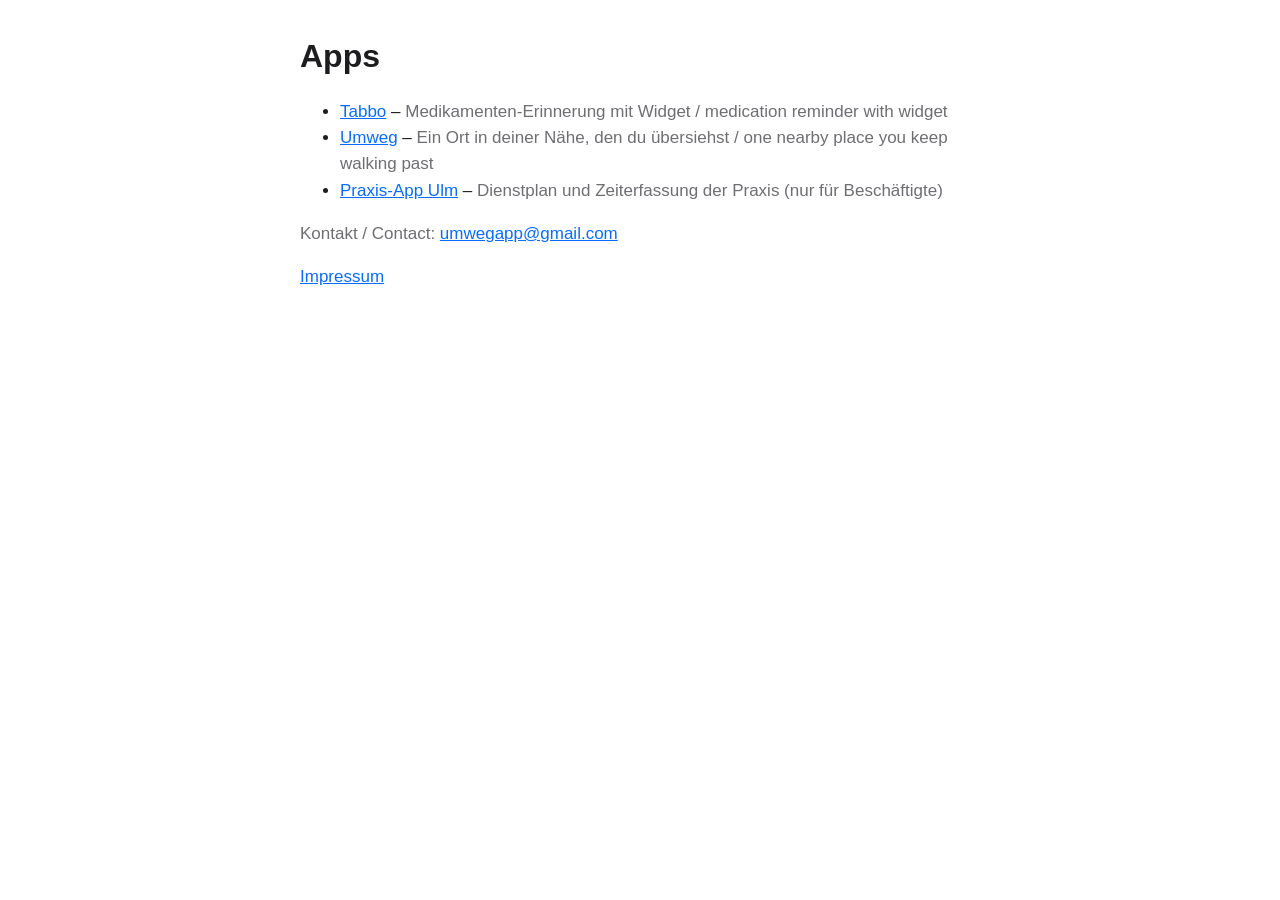
<file: index.html>
<!doctype html>
<html lang="de"><head><meta charset="utf-8"><meta name="viewport" content="width=device-width,initial-scale=1">
<title>Apps</title><link rel="stylesheet" href="style.css"></head>
<body><main>
<h1>Apps</h1>
<ul>
<li><a href="tabbo/">Tabbo</a> – <span class="mut">Medikamenten-Erinnerung mit Widget / medication reminder with widget</span></li>
<li><a href="umweg/">Umweg</a> – <span class="mut">Ein Ort in deiner Nähe, den du übersiehst / one nearby place you keep walking past</span></li>
<li><a href="praxis-app/">Praxis-App Ulm</a> – <span class="mut">Dienstplan und Zeiterfassung der Praxis (nur für Beschäftigte)</span></li>
</ul>
<p class="mut">Kontakt / Contact: <a href="mailto:umwegapp@gmail.com">umwegapp@gmail.com</a></p>
<p class="mut"><a href="impressum.html">Impressum</a></p>
</main></body></html>
</file>
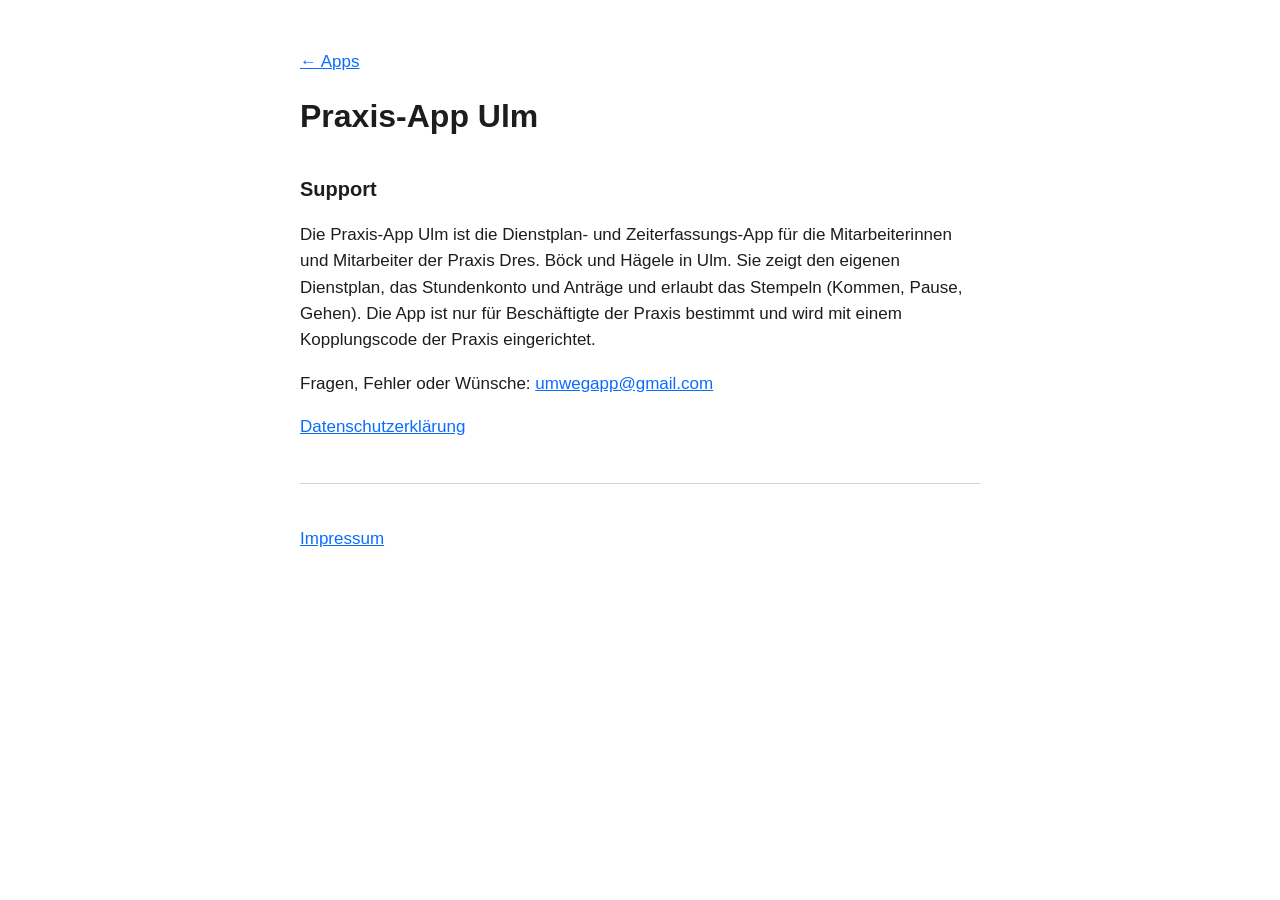
<file: praxis-app/index.html>
<!doctype html>
<html lang="de"><head><meta charset="utf-8"><meta name="viewport" content="width=device-width,initial-scale=1">
<title>Praxis-App Ulm – Support</title><link rel="stylesheet" href="../style.css"></head>
<body><main>
<p><a href="../">← Apps</a></p>
<h1>Praxis-App Ulm</h1>

<h2>Support</h2>
<p>Die Praxis-App Ulm ist die Dienstplan- und Zeiterfassungs-App für die Mitarbeiterinnen und Mitarbeiter der Praxis Dres. Böck und Hägele in Ulm. Sie zeigt den eigenen Dienstplan, das Stundenkonto und Anträge und erlaubt das Stempeln (Kommen, Pause, Gehen). Die App ist nur für Beschäftigte der Praxis bestimmt und wird mit einem Kopplungscode der Praxis eingerichtet.</p>
<p>Fragen, Fehler oder Wünsche: <a href="mailto:umwegapp@gmail.com">umwegapp@gmail.com</a></p>
<p><a href="datenschutz.html">Datenschutzerklärung</a></p>
<hr>
<p class="mut"><a href="../impressum.html">Impressum</a></p>
</main></body></html>
</file>
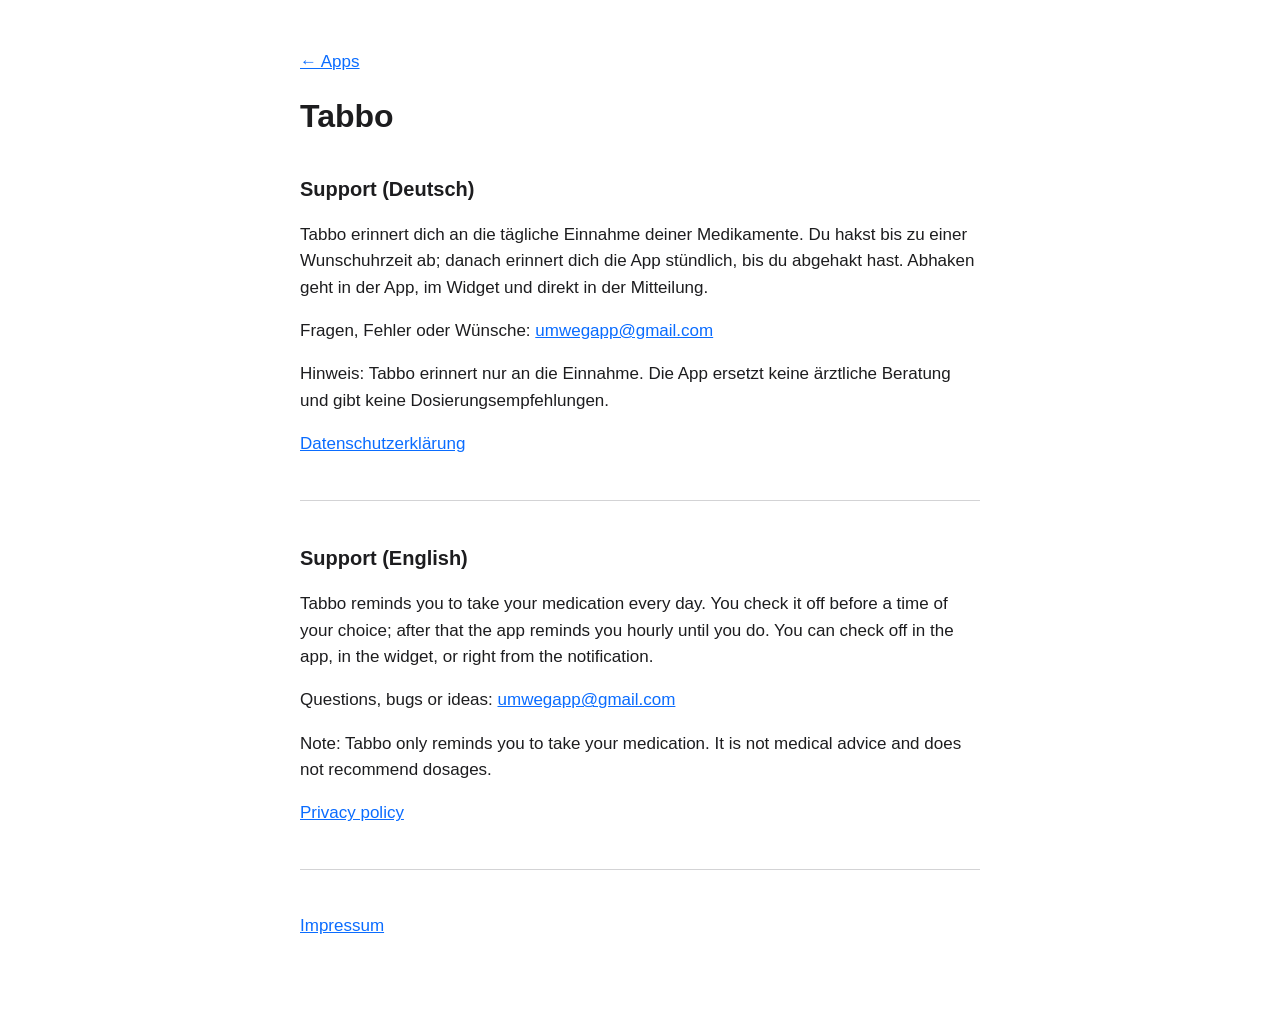
<file: tabbo/index.html>
<!doctype html>
<html lang="de"><head><meta charset="utf-8"><meta name="viewport" content="width=device-width,initial-scale=1">
<title>Tabbo – Support</title><link rel="stylesheet" href="../style.css"></head>
<body><main>
<p><a href="../">← Apps</a></p>
<h1>Tabbo</h1>

<h2>Support (Deutsch)</h2>
<p>Tabbo erinnert dich an die tägliche Einnahme deiner Medikamente. Du hakst bis zu einer Wunschuhrzeit ab; danach erinnert dich die App stündlich, bis du abgehakt hast. Abhaken geht in der App, im Widget und direkt in der Mitteilung.</p>
<p>Fragen, Fehler oder Wünsche: <a href="mailto:umwegapp@gmail.com">umwegapp@gmail.com</a></p>
<p>Hinweis: Tabbo erinnert nur an die Einnahme. Die App ersetzt keine ärztliche Beratung und gibt keine Dosierungsempfehlungen.</p>
<p><a href="datenschutz.html">Datenschutzerklärung</a></p>

<hr>

<h2>Support (English)</h2>
<p>Tabbo reminds you to take your medication every day. You check it off before a time of your choice; after that the app reminds you hourly until you do. You can check off in the app, in the widget, or right from the notification.</p>
<p>Questions, bugs or ideas: <a href="mailto:umwegapp@gmail.com">umwegapp@gmail.com</a></p>
<p>Note: Tabbo only reminds you to take your medication. It is not medical advice and does not recommend dosages.</p>
<p><a href="datenschutz.html#en">Privacy policy</a></p>
<hr>
<p class="mut"><a href="../impressum.html">Impressum</a></p>
</main></body></html>
</file>
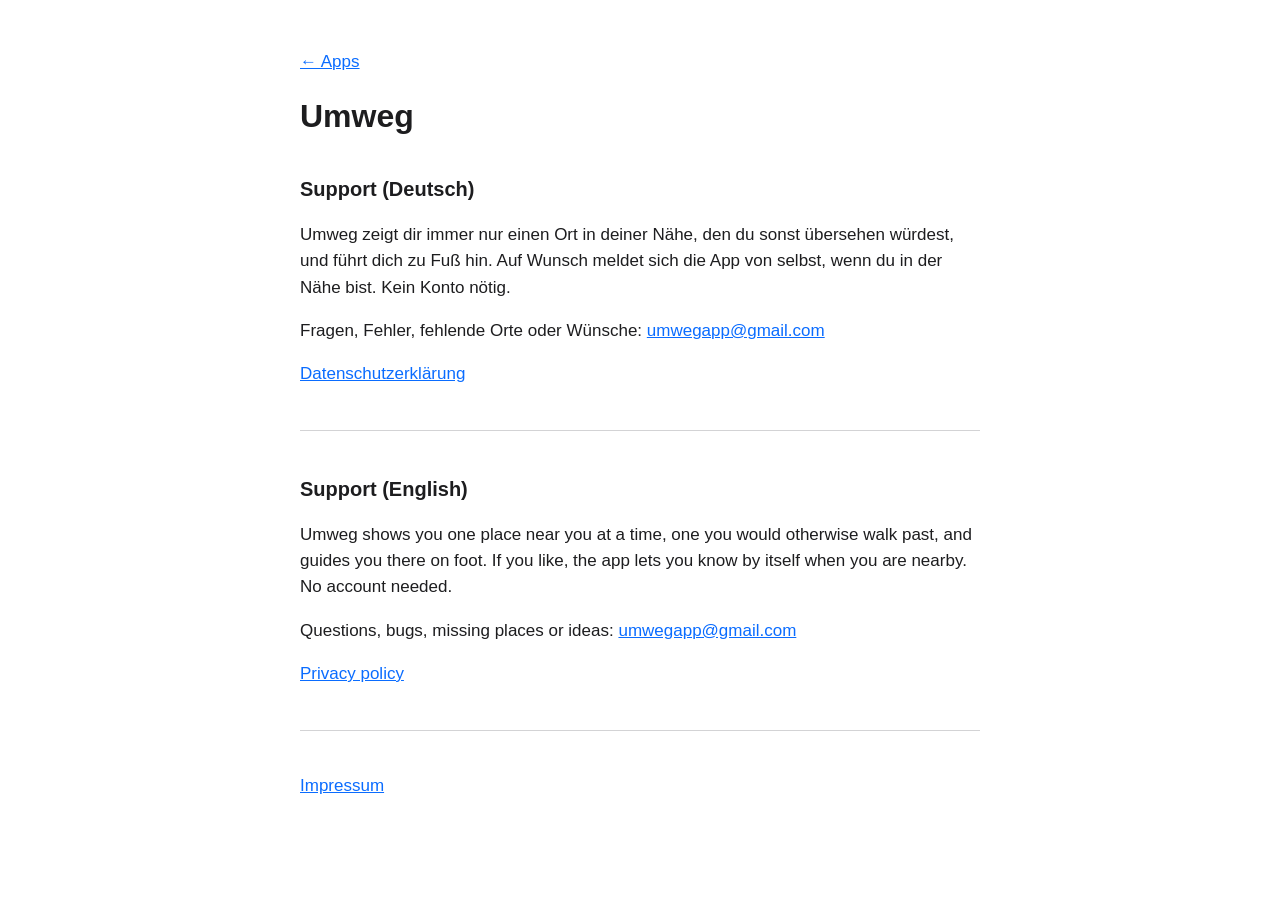
<file: umweg/index.html>
<!doctype html>
<html lang="de"><head><meta charset="utf-8"><meta name="viewport" content="width=device-width,initial-scale=1">
<title>Umweg – Support</title><link rel="stylesheet" href="../style.css"></head>
<body><main>
<p><a href="../">← Apps</a></p>
<h1>Umweg</h1>
<h2>Support (Deutsch)</h2>
<p>Umweg zeigt dir immer nur einen Ort in deiner Nähe, den du sonst übersehen würdest, und führt dich zu Fuß hin. Auf Wunsch meldet sich die App von selbst, wenn du in der Nähe bist. Kein Konto nötig.</p>
<p>Fragen, Fehler, fehlende Orte oder Wünsche: <a href="mailto:umwegapp@gmail.com">umwegapp@gmail.com</a></p>
<p><a href="datenschutz.html">Datenschutzerklärung</a></p>
<hr>
<h2>Support (English)</h2>
<p>Umweg shows you one place near you at a time, one you would otherwise walk past, and guides you there on foot. If you like, the app lets you know by itself when you are nearby. No account needed.</p>
<p>Questions, bugs, missing places or ideas: <a href="mailto:umwegapp@gmail.com">umwegapp@gmail.com</a></p>
<p><a href="datenschutz.html#en">Privacy policy</a></p>
<hr>
<p class="mut"><a href="../impressum.html">Impressum</a></p>
</main></body></html>
</file>
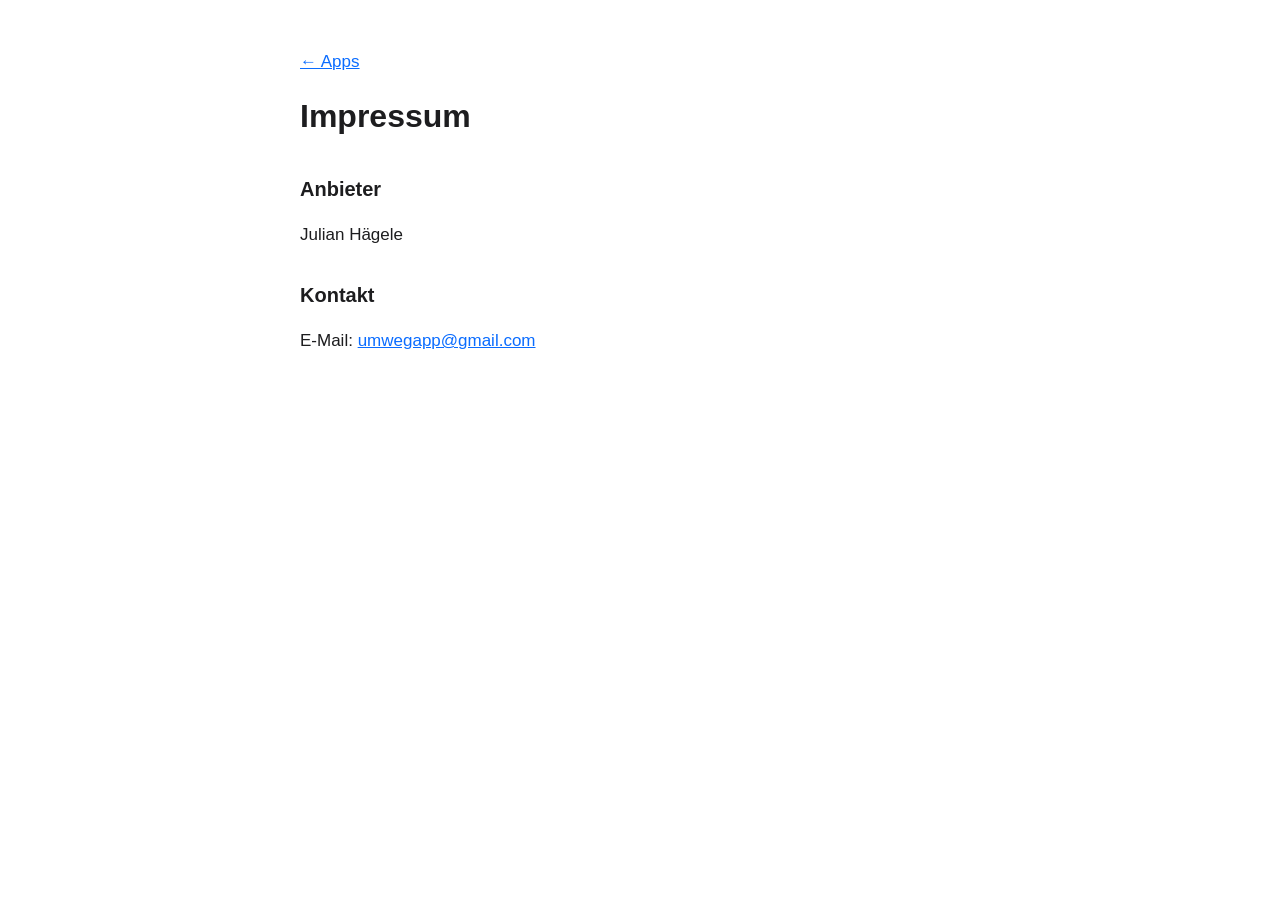
<file: impressum.html>
<!doctype html>
<html lang="de"><head><meta charset="utf-8"><meta name="viewport" content="width=device-width,initial-scale=1">
<title>Impressum</title><link rel="stylesheet" href="style.css"></head>
<body><main>
<p><a href="./">← Apps</a></p>
<h1>Impressum</h1>
<h2>Anbieter</h2>
<p>Julian Hägele</p>
<h2>Kontakt</h2>
<p>E-Mail: <a href="mailto:umwegapp@gmail.com">umwegapp@gmail.com</a></p>
</main></body></html>
</file>
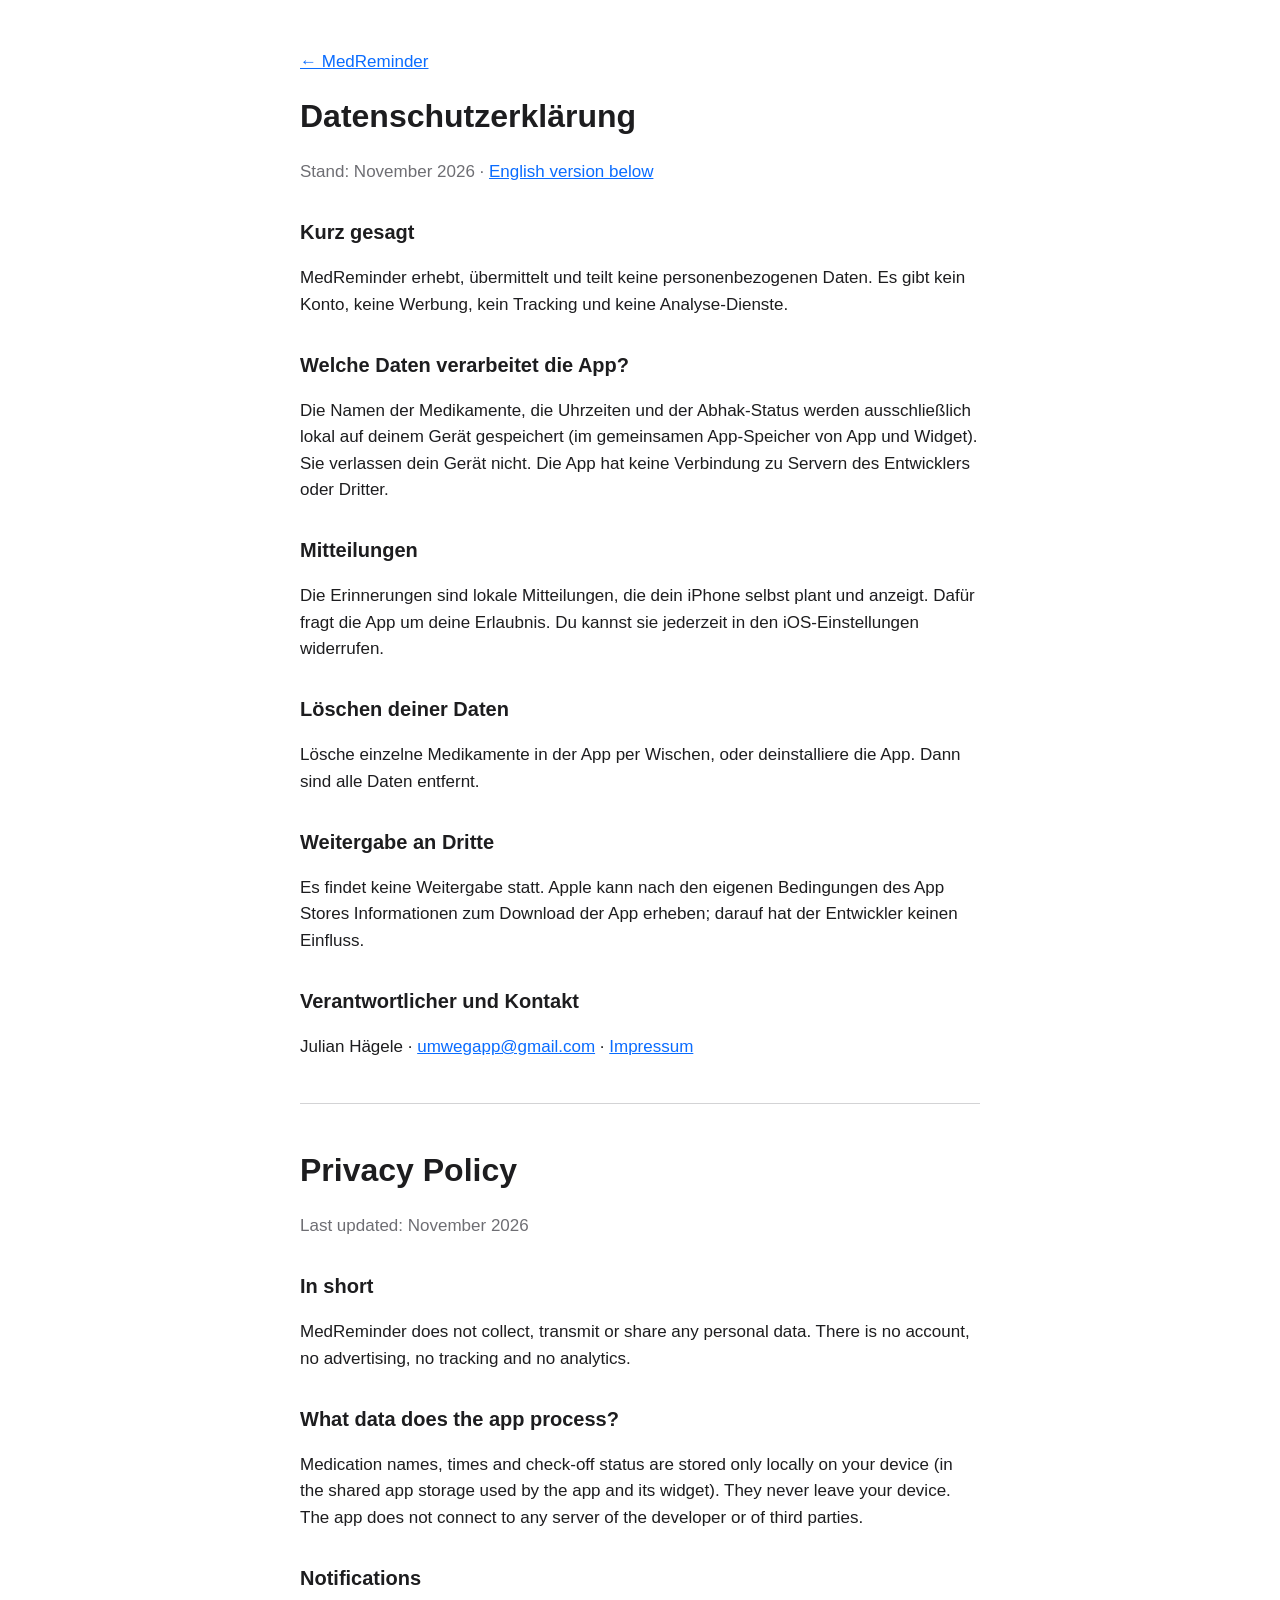
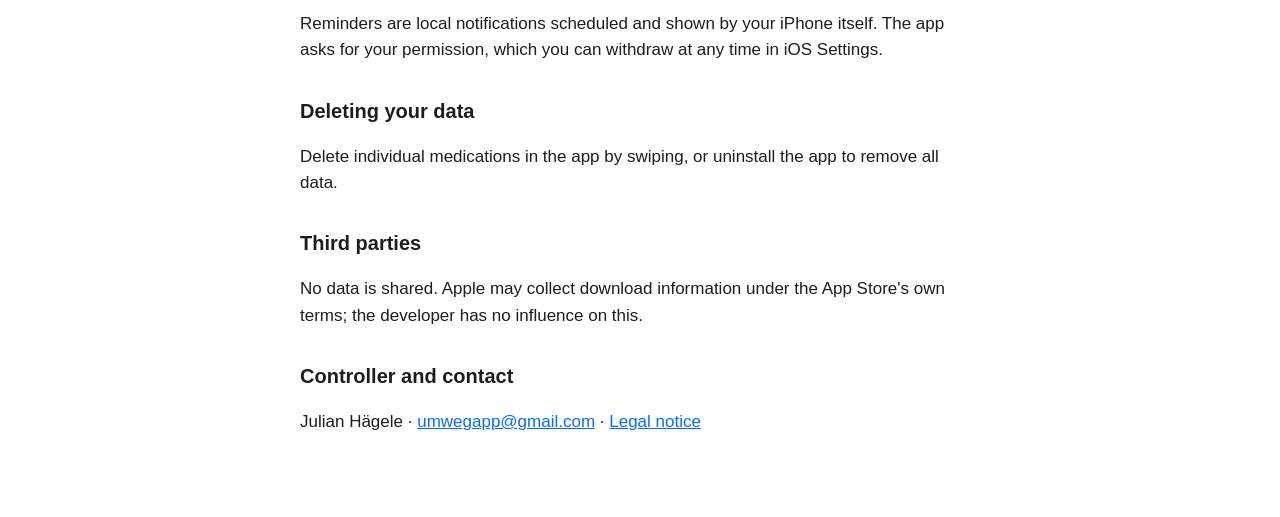
<file: medreminder/datenschutz.html>
<!doctype html>
<html lang="de"><head><meta charset="utf-8"><meta name="viewport" content="width=device-width,initial-scale=1">
<title>MedReminder – Datenschutz / Privacy</title><link rel="stylesheet" href="../style.css"></head>
<body><main>
<p><a href="./">← MedReminder</a></p>
<h1>Datenschutzerklärung</h1>
<p class="mut">Stand: November 2026 · <a href="#en">English version below</a></p>

<h2>Kurz gesagt</h2>
<p>MedReminder erhebt, übermittelt und teilt keine personenbezogenen Daten. Es gibt kein Konto, keine Werbung, kein Tracking und keine Analyse-Dienste.</p>

<h2>Welche Daten verarbeitet die App?</h2>
<p>Die Namen der Medikamente, die Uhrzeiten und der Abhak-Status werden ausschließlich lokal auf deinem Gerät gespeichert (im gemeinsamen App-Speicher von App und Widget). Sie verlassen dein Gerät nicht. Die App hat keine Verbindung zu Servern des Entwicklers oder Dritter.</p>

<h2>Mitteilungen</h2>
<p>Die Erinnerungen sind lokale Mitteilungen, die dein iPhone selbst plant und anzeigt. Dafür fragt die App um deine Erlaubnis. Du kannst sie jederzeit in den iOS-Einstellungen widerrufen.</p>

<h2>Löschen deiner Daten</h2>
<p>Lösche einzelne Medikamente in der App per Wischen, oder deinstalliere die App. Dann sind alle Daten entfernt.</p>

<h2>Weitergabe an Dritte</h2>
<p>Es findet keine Weitergabe statt. Apple kann nach den eigenen Bedingungen des App Stores Informationen zum Download der App erheben; darauf hat der Entwickler keinen Einfluss.</p>

<h2>Verantwortlicher und Kontakt</h2>
<p>Julian Hägele · <a href="mailto:umwegapp@gmail.com">umwegapp@gmail.com</a> · <a href="../impressum.html">Impressum</a></p>

<hr id="en">

<h1>Privacy Policy</h1>
<p class="mut">Last updated: November 2026</p>

<h2>In short</h2>
<p>MedReminder does not collect, transmit or share any personal data. There is no account, no advertising, no tracking and no analytics.</p>

<h2>What data does the app process?</h2>
<p>Medication names, times and check-off status are stored only locally on your device (in the shared app storage used by the app and its widget). They never leave your device. The app does not connect to any server of the developer or of third parties.</p>

<h2>Notifications</h2>
<p>Reminders are local notifications scheduled and shown by your iPhone itself. The app asks for your permission, which you can withdraw at any time in iOS Settings.</p>

<h2>Deleting your data</h2>
<p>Delete individual medications in the app by swiping, or uninstall the app to remove all data.</p>

<h2>Third parties</h2>
<p>No data is shared. Apple may collect download information under the App Store's own terms; the developer has no influence on this.</p>

<h2>Controller and contact</h2>
<p>Julian Hägele · <a href="mailto:umwegapp@gmail.com">umwegapp@gmail.com</a> · <a href="../impressum.html">Legal notice</a></p>
</main></body></html>
</file>
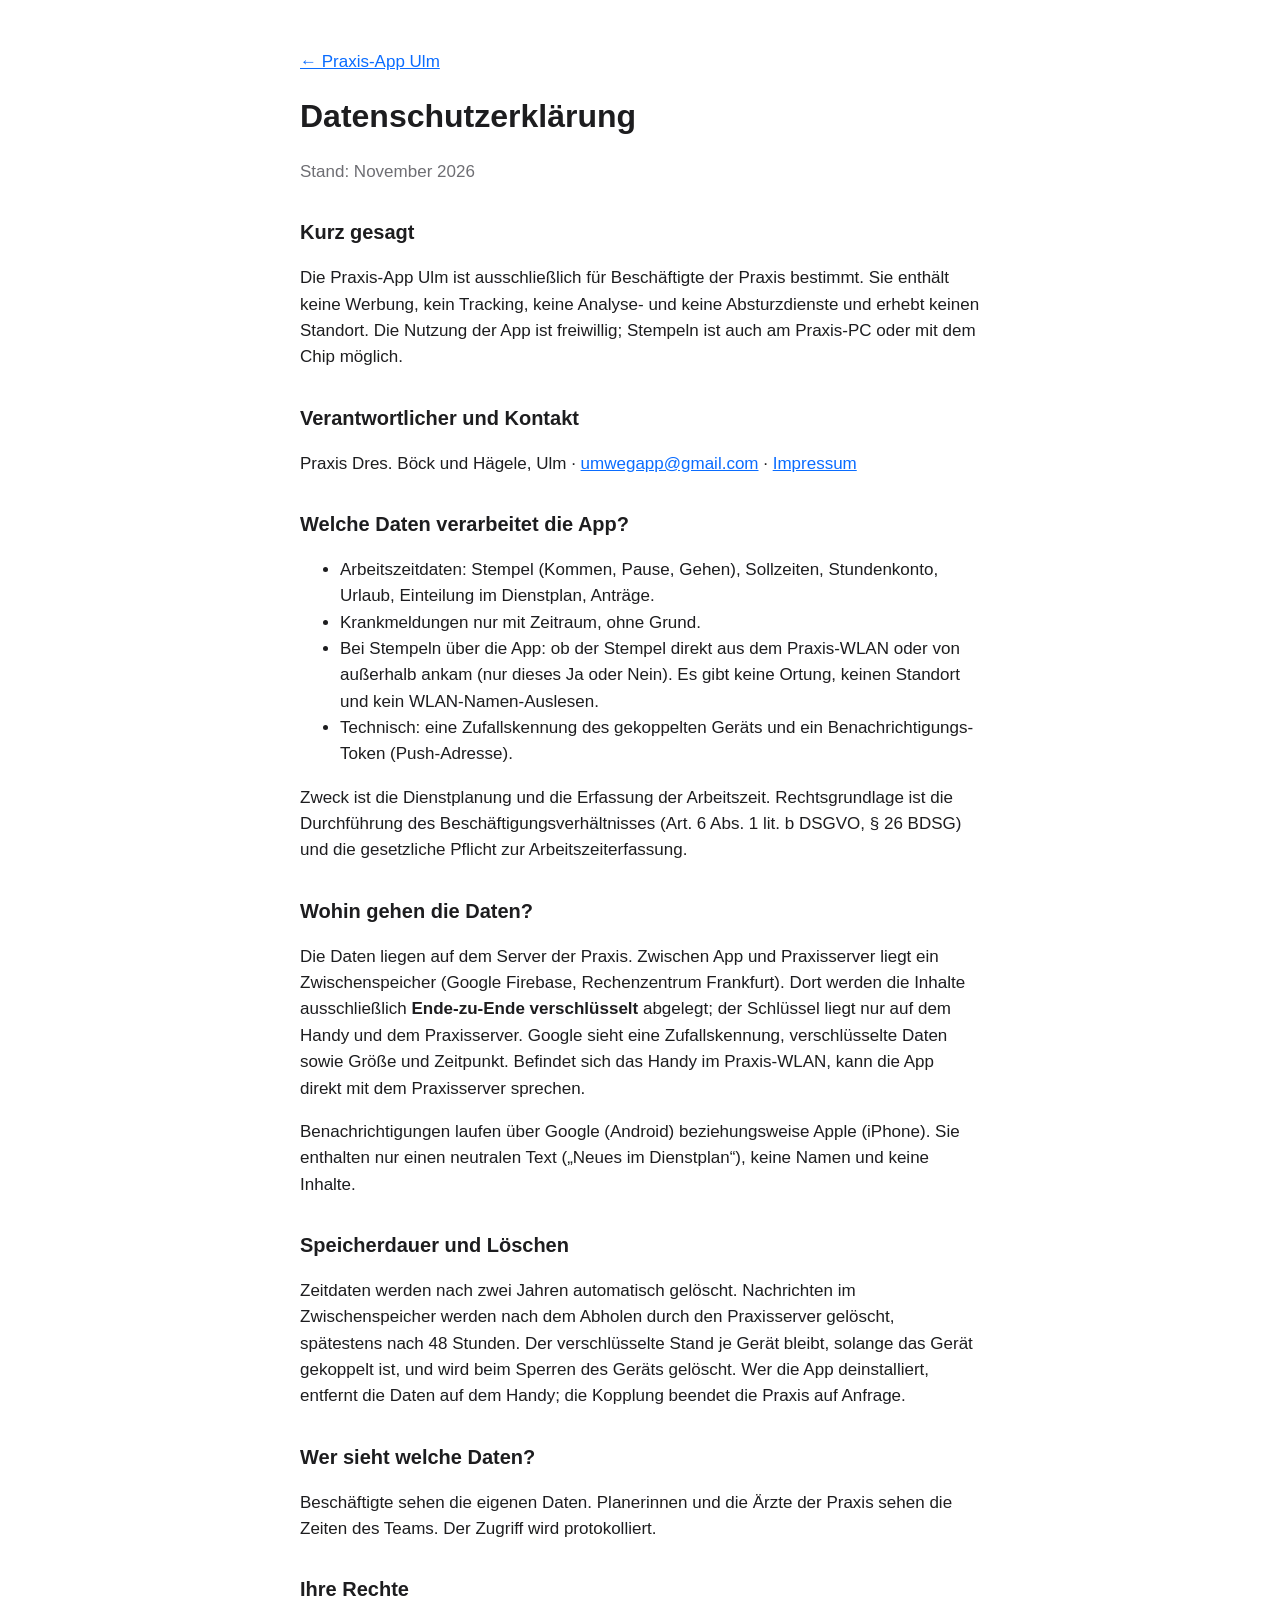
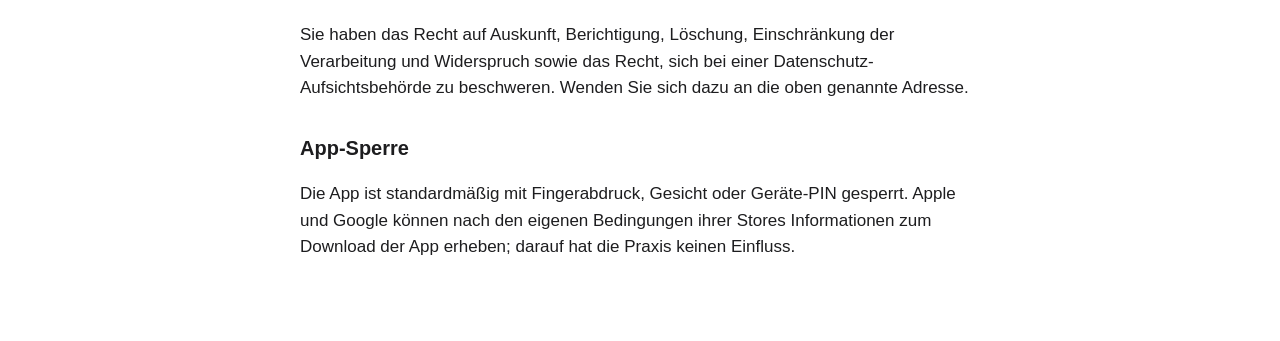
<file: praxis-app/datenschutz.html>
<!doctype html>
<html lang="de"><head><meta charset="utf-8"><meta name="viewport" content="width=device-width,initial-scale=1">
<title>Praxis-App Ulm – Datenschutz</title><link rel="stylesheet" href="../style.css"></head>
<body><main>
<p><a href="./">← Praxis-App Ulm</a></p>
<h1>Datenschutzerklärung</h1>
<p class="mut">Stand: November 2026</p>

<h2>Kurz gesagt</h2>
<p>Die Praxis-App Ulm ist ausschließlich für Beschäftigte der Praxis bestimmt. Sie enthält keine Werbung, kein Tracking, keine Analyse- und keine Absturzdienste und erhebt keinen Standort. Die Nutzung der App ist freiwillig; Stempeln ist auch am Praxis-PC oder mit dem Chip möglich.</p>

<h2>Verantwortlicher und Kontakt</h2>
<p>Praxis Dres. Böck und Hägele, Ulm · <a href="mailto:umwegapp@gmail.com">umwegapp@gmail.com</a> · <a href="../impressum.html">Impressum</a></p>

<h2>Welche Daten verarbeitet die App?</h2>
<ul>
<li>Arbeitszeitdaten: Stempel (Kommen, Pause, Gehen), Sollzeiten, Stundenkonto, Urlaub, Einteilung im Dienstplan, Anträge.</li>
<li>Krankmeldungen nur mit Zeitraum, ohne Grund.</li>
<li>Bei Stempeln über die App: ob der Stempel direkt aus dem Praxis-WLAN oder von außerhalb ankam (nur dieses Ja oder Nein). Es gibt keine Ortung, keinen Standort und kein WLAN-Namen-Auslesen.</li>
<li>Technisch: eine Zufallskennung des gekoppelten Geräts und ein Benachrichtigungs-Token (Push-Adresse).</li>
</ul>
<p>Zweck ist die Dienstplanung und die Erfassung der Arbeitszeit. Rechtsgrundlage ist die Durchführung des Beschäftigungsverhältnisses (Art. 6 Abs. 1 lit. b DSGVO, § 26 BDSG) und die gesetzliche Pflicht zur Arbeitszeiterfassung.</p>

<h2>Wohin gehen die Daten?</h2>
<p>Die Daten liegen auf dem Server der Praxis. Zwischen App und Praxisserver liegt ein Zwischenspeicher (Google Firebase, Rechenzentrum Frankfurt). Dort werden die Inhalte ausschließlich <strong>Ende-zu-Ende verschlüsselt</strong> abgelegt; der Schlüssel liegt nur auf dem Handy und dem Praxisserver. Google sieht eine Zufallskennung, verschlüsselte Daten sowie Größe und Zeitpunkt. Befindet sich das Handy im Praxis-WLAN, kann die App direkt mit dem Praxisserver sprechen.</p>
<p>Benachrichtigungen laufen über Google (Android) beziehungsweise Apple (iPhone). Sie enthalten nur einen neutralen Text („Neues im Dienstplan“), keine Namen und keine Inhalte.</p>

<h2>Speicherdauer und Löschen</h2>
<p>Zeitdaten werden nach zwei Jahren automatisch gelöscht. Nachrichten im Zwischenspeicher werden nach dem Abholen durch den Praxisserver gelöscht, spätestens nach 48 Stunden. Der verschlüsselte Stand je Gerät bleibt, solange das Gerät gekoppelt ist, und wird beim Sperren des Geräts gelöscht. Wer die App deinstalliert, entfernt die Daten auf dem Handy; die Kopplung beendet die Praxis auf Anfrage.</p>

<h2>Wer sieht welche Daten?</h2>
<p>Beschäftigte sehen die eigenen Daten. Planerinnen und die Ärzte der Praxis sehen die Zeiten des Teams. Der Zugriff wird protokolliert.</p>

<h2>Ihre Rechte</h2>
<p>Sie haben das Recht auf Auskunft, Berichtigung, Löschung, Einschränkung der Verarbeitung und Widerspruch sowie das Recht, sich bei einer Datenschutz-Aufsichtsbehörde zu beschweren. Wenden Sie sich dazu an die oben genannte Adresse.</p>

<h2>App-Sperre</h2>
<p>Die App ist standardmäßig mit Fingerabdruck, Gesicht oder Geräte-PIN gesperrt. Apple und Google können nach den eigenen Bedingungen ihrer Stores Informationen zum Download der App erheben; darauf hat die Praxis keinen Einfluss.</p>
</main></body></html>
</file>
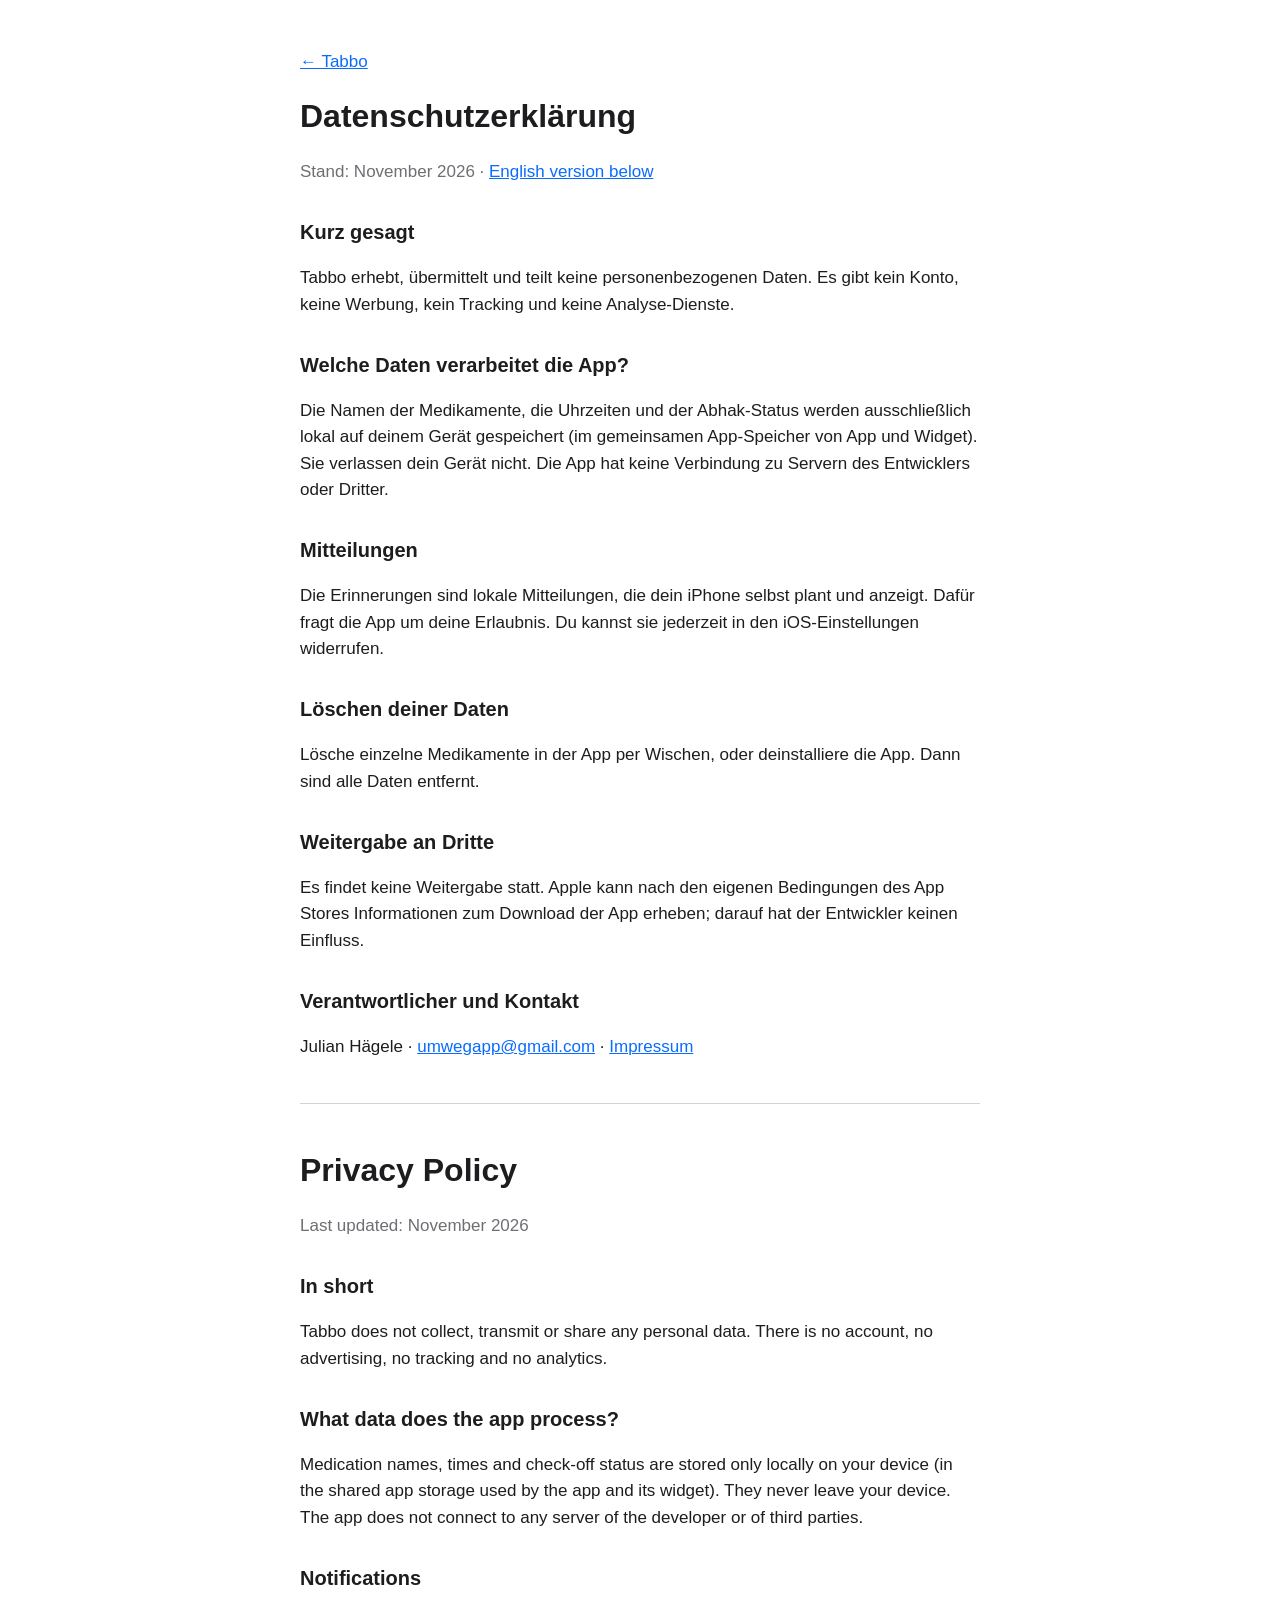
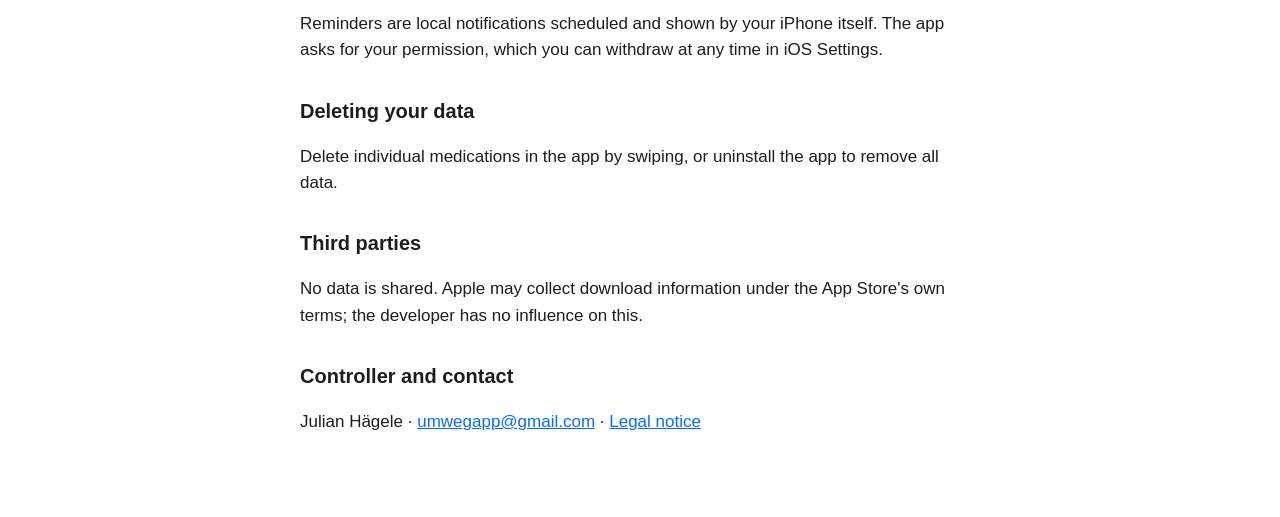
<file: tabbo/datenschutz.html>
<!doctype html>
<html lang="de"><head><meta charset="utf-8"><meta name="viewport" content="width=device-width,initial-scale=1">
<title>Tabbo – Datenschutz / Privacy</title><link rel="stylesheet" href="../style.css"></head>
<body><main>
<p><a href="./">← Tabbo</a></p>
<h1>Datenschutzerklärung</h1>
<p class="mut">Stand: November 2026 · <a href="#en">English version below</a></p>

<h2>Kurz gesagt</h2>
<p>Tabbo erhebt, übermittelt und teilt keine personenbezogenen Daten. Es gibt kein Konto, keine Werbung, kein Tracking und keine Analyse-Dienste.</p>

<h2>Welche Daten verarbeitet die App?</h2>
<p>Die Namen der Medikamente, die Uhrzeiten und der Abhak-Status werden ausschließlich lokal auf deinem Gerät gespeichert (im gemeinsamen App-Speicher von App und Widget). Sie verlassen dein Gerät nicht. Die App hat keine Verbindung zu Servern des Entwicklers oder Dritter.</p>

<h2>Mitteilungen</h2>
<p>Die Erinnerungen sind lokale Mitteilungen, die dein iPhone selbst plant und anzeigt. Dafür fragt die App um deine Erlaubnis. Du kannst sie jederzeit in den iOS-Einstellungen widerrufen.</p>

<h2>Löschen deiner Daten</h2>
<p>Lösche einzelne Medikamente in der App per Wischen, oder deinstalliere die App. Dann sind alle Daten entfernt.</p>

<h2>Weitergabe an Dritte</h2>
<p>Es findet keine Weitergabe statt. Apple kann nach den eigenen Bedingungen des App Stores Informationen zum Download der App erheben; darauf hat der Entwickler keinen Einfluss.</p>

<h2>Verantwortlicher und Kontakt</h2>
<p>Julian Hägele · <a href="mailto:umwegapp@gmail.com">umwegapp@gmail.com</a> · <a href="../impressum.html">Impressum</a></p>

<hr id="en">

<h1>Privacy Policy</h1>
<p class="mut">Last updated: November 2026</p>

<h2>In short</h2>
<p>Tabbo does not collect, transmit or share any personal data. There is no account, no advertising, no tracking and no analytics.</p>

<h2>What data does the app process?</h2>
<p>Medication names, times and check-off status are stored only locally on your device (in the shared app storage used by the app and its widget). They never leave your device. The app does not connect to any server of the developer or of third parties.</p>

<h2>Notifications</h2>
<p>Reminders are local notifications scheduled and shown by your iPhone itself. The app asks for your permission, which you can withdraw at any time in iOS Settings.</p>

<h2>Deleting your data</h2>
<p>Delete individual medications in the app by swiping, or uninstall the app to remove all data.</p>

<h2>Third parties</h2>
<p>No data is shared. Apple may collect download information under the App Store's own terms; the developer has no influence on this.</p>

<h2>Controller and contact</h2>
<p>Julian Hägele · <a href="mailto:umwegapp@gmail.com">umwegapp@gmail.com</a> · <a href="../impressum.html">Legal notice</a></p>
</main></body></html>
</file>
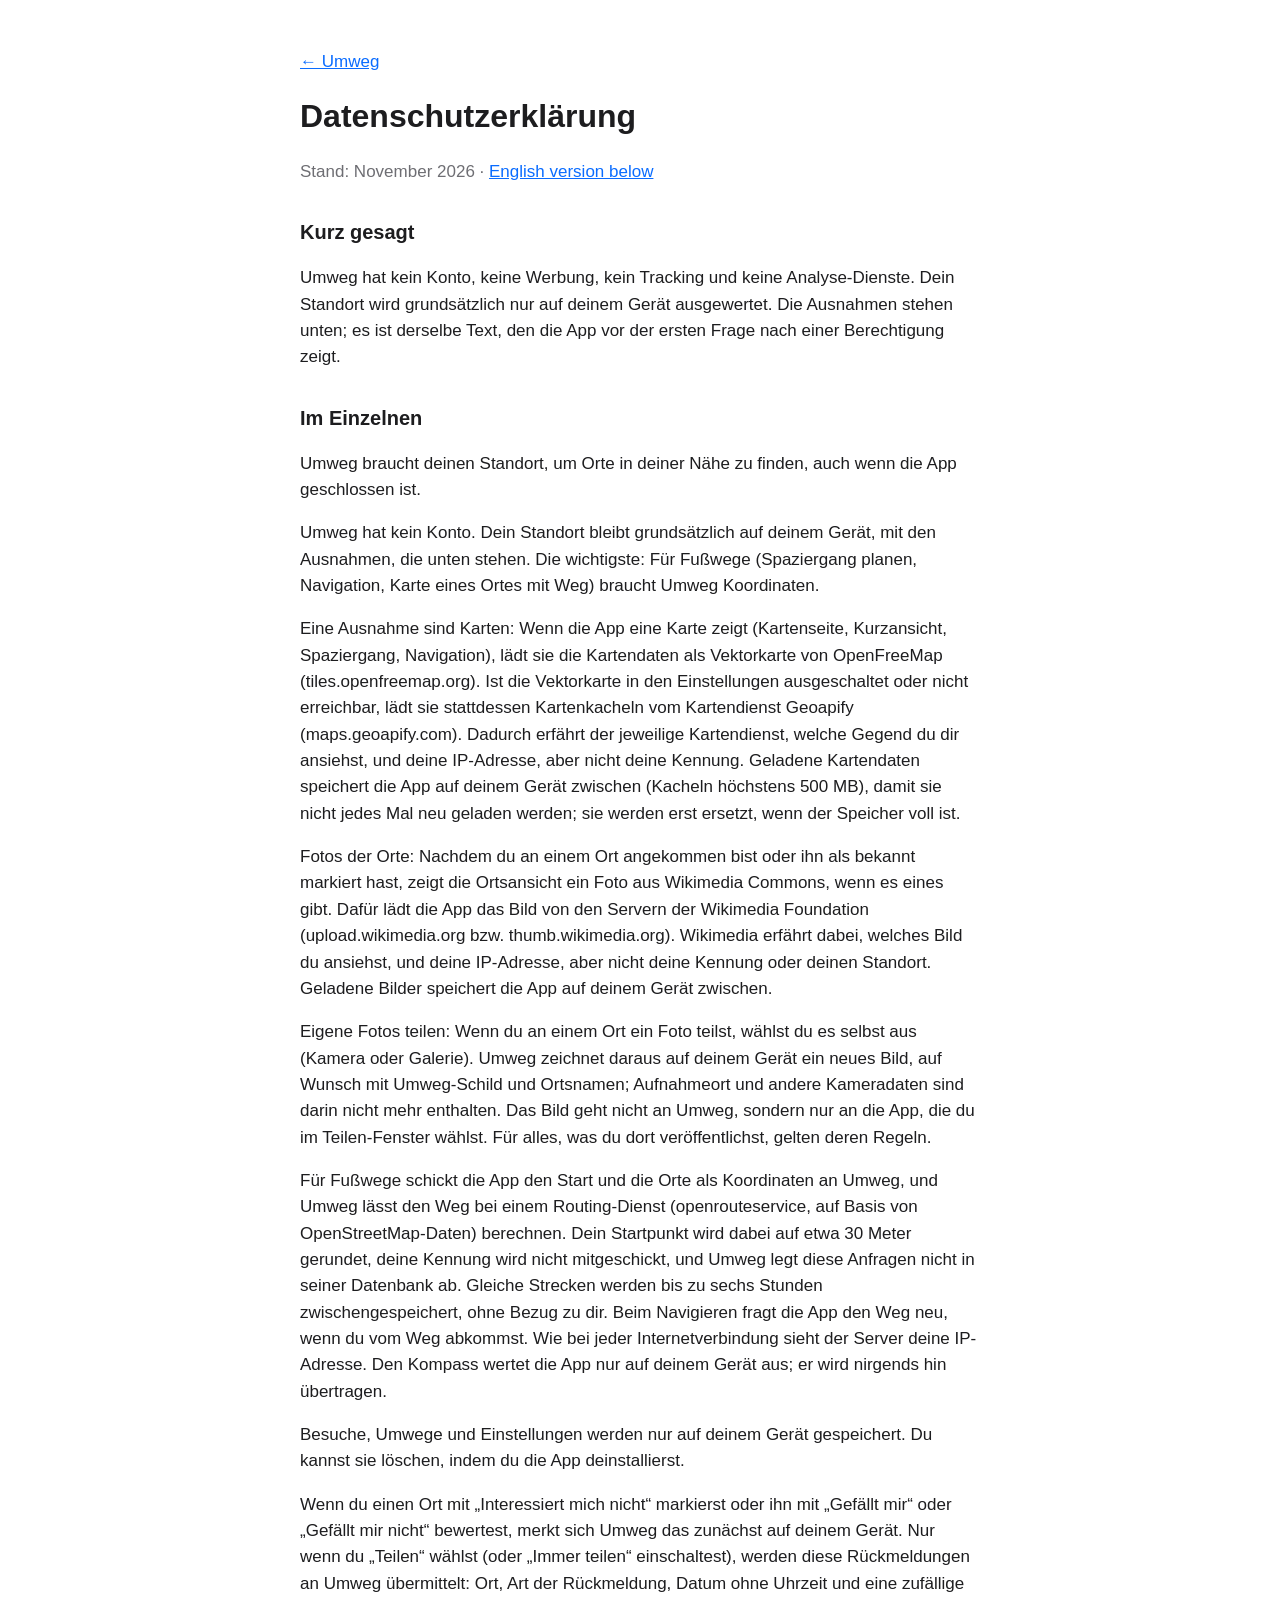
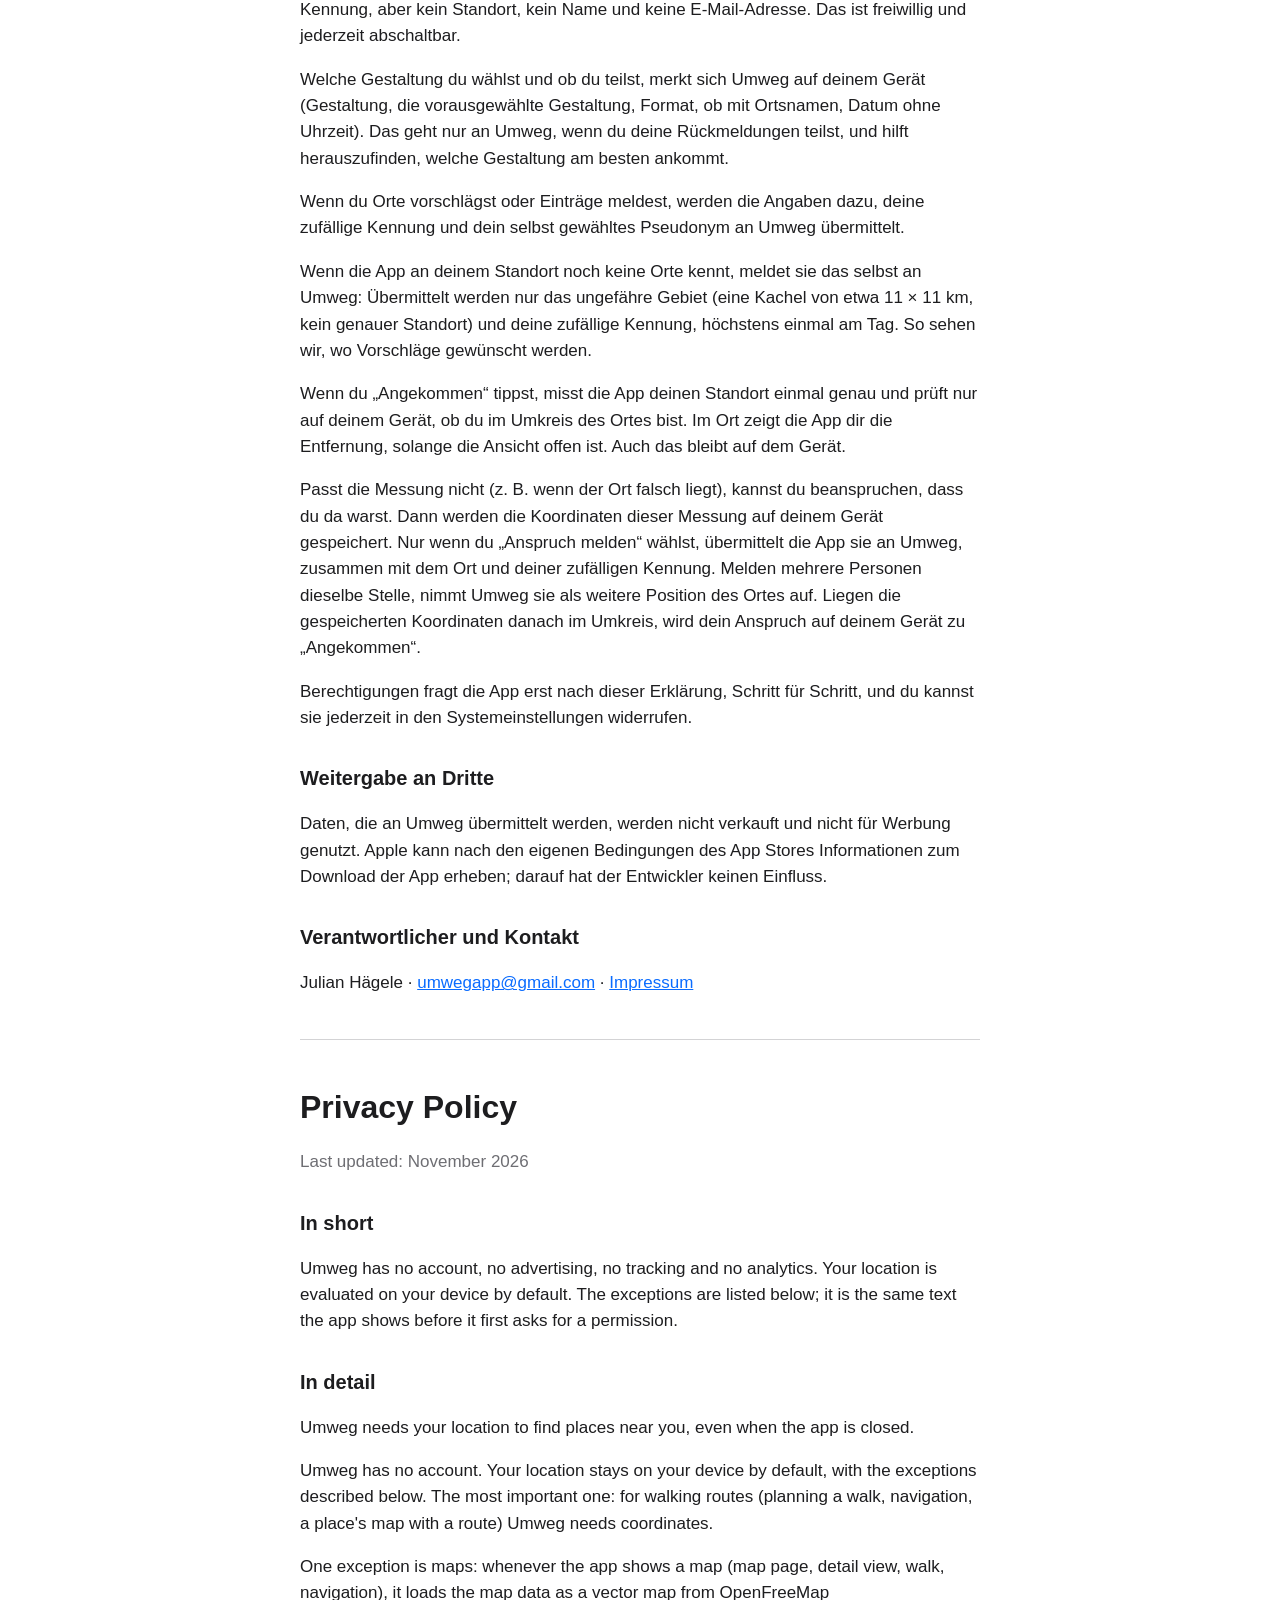
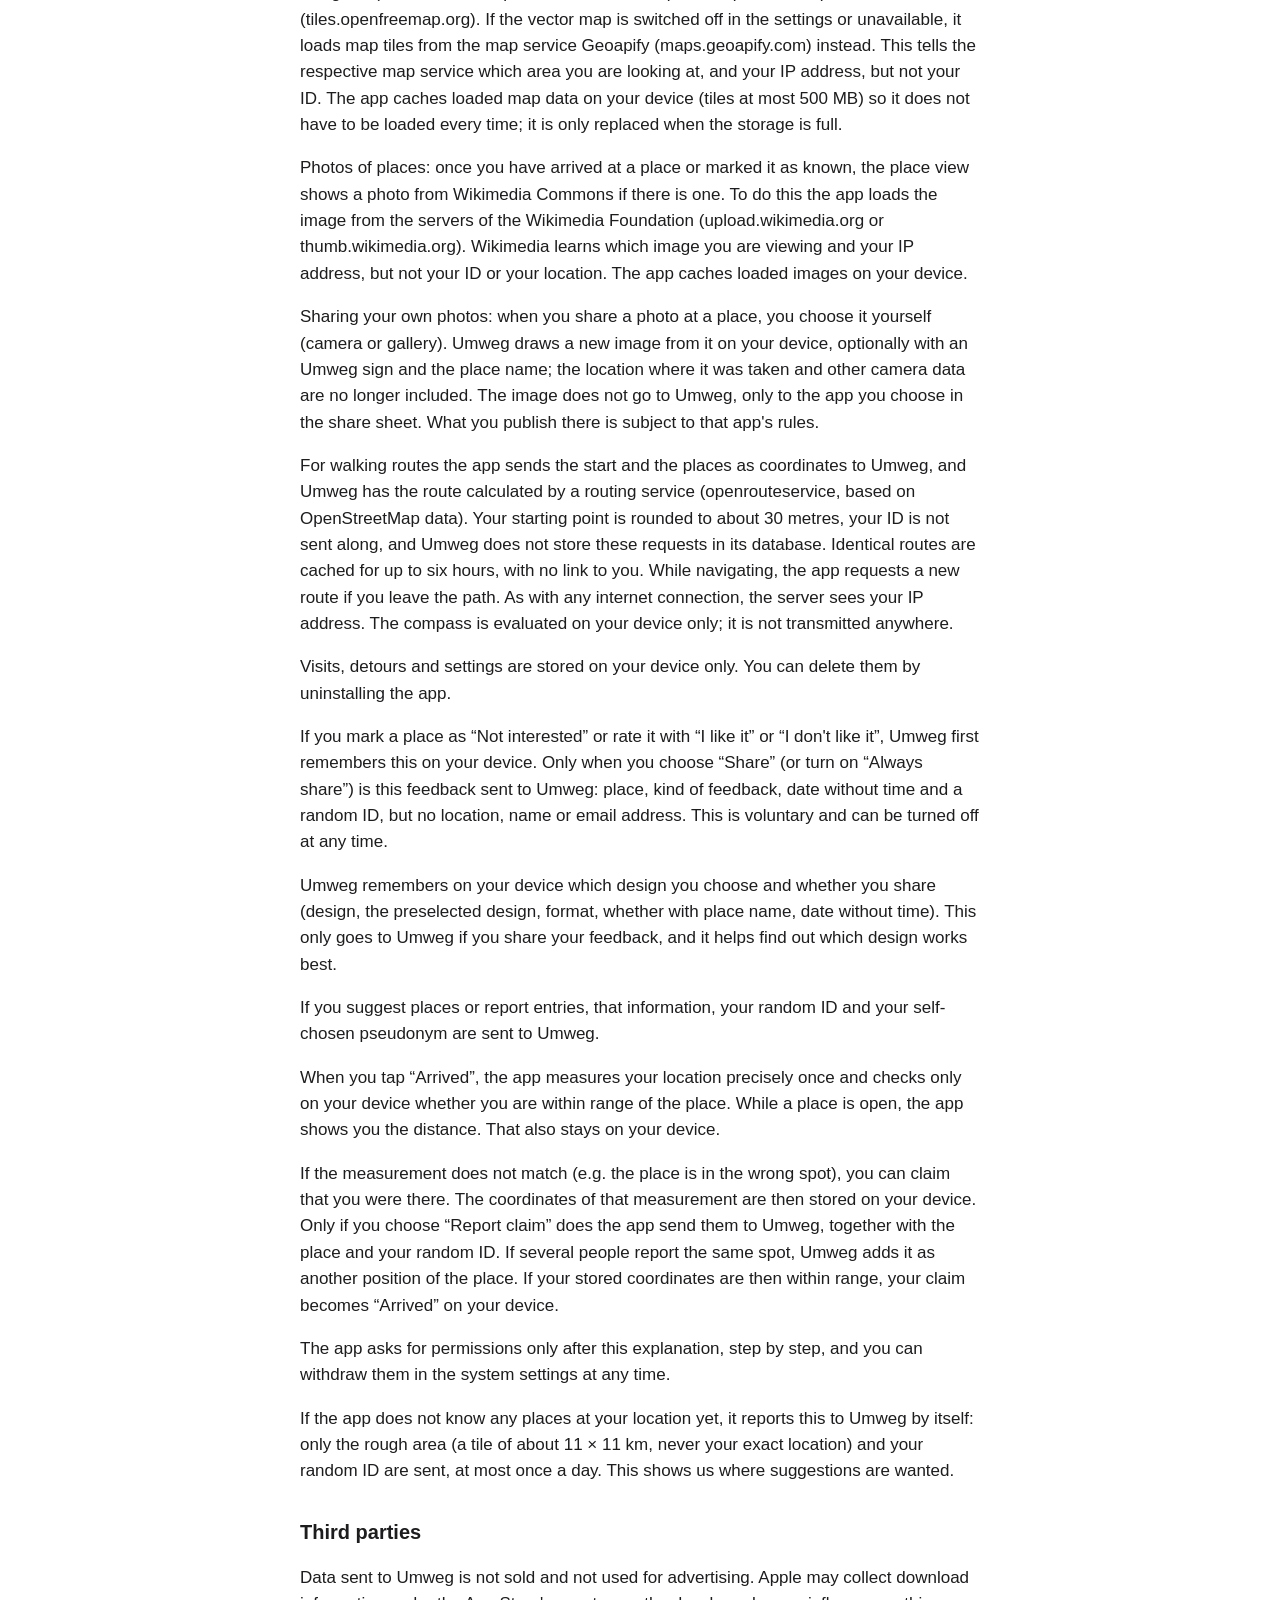
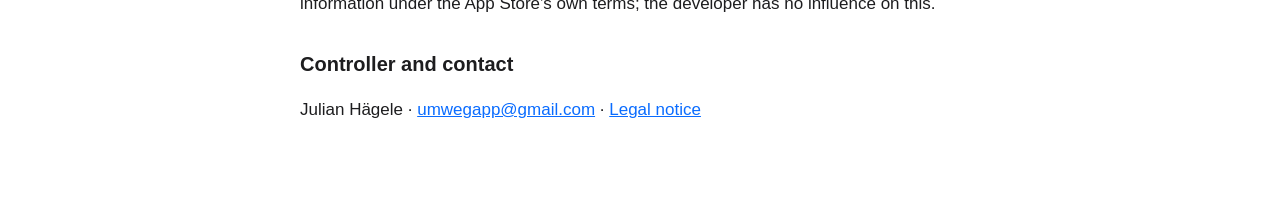
<file: umweg/datenschutz.html>
<!doctype html>
<html lang="de"><head><meta charset="utf-8"><meta name="viewport" content="width=device-width,initial-scale=1">
<title>Umweg – Datenschutz / Privacy</title><link rel="stylesheet" href="../style.css"></head>
<body><main>
<p><a href="./">← Umweg</a></p>
<h1>Datenschutzerklärung</h1>
<p class="mut">Stand: November 2026 · <a href="#en">English version below</a></p>
<h2>Kurz gesagt</h2>
<p>Umweg hat kein Konto, keine Werbung, kein Tracking und keine Analyse-Dienste. Dein Standort wird grundsätzlich nur auf deinem Gerät ausgewertet. Die Ausnahmen stehen unten; es ist derselbe Text, den die App vor der ersten Frage nach einer Berechtigung zeigt.</p>
<h2>Im Einzelnen</h2>
<p>Umweg braucht deinen Standort, um Orte in deiner Nähe zu finden, auch wenn die App geschlossen ist.</p>
<p>Umweg hat kein Konto. Dein Standort bleibt grundsätzlich auf deinem Gerät, mit den Ausnahmen, die unten stehen. Die wichtigste: Für Fußwege (Spaziergang planen, Navigation, Karte eines Ortes mit Weg) braucht Umweg Koordinaten.</p>
<p>Eine Ausnahme sind Karten: Wenn die App eine Karte zeigt (Kartenseite, Kurzansicht, Spaziergang, Navigation), lädt sie die Kartendaten als Vektorkarte von OpenFreeMap (tiles.openfreemap.org). Ist die Vektorkarte in den Einstellungen ausgeschaltet oder nicht erreichbar, lädt sie stattdessen Kartenkacheln vom Kartendienst Geoapify (maps.geoapify.com). Dadurch erfährt der jeweilige Kartendienst, welche Gegend du dir ansiehst, und deine IP-Adresse, aber nicht deine Kennung. Geladene Kartendaten speichert die App auf deinem Gerät zwischen (Kacheln höchstens 500 MB), damit sie nicht jedes Mal neu geladen werden; sie werden erst ersetzt, wenn der Speicher voll ist.</p>
<p>Fotos der Orte: Nachdem du an einem Ort angekommen bist oder ihn als bekannt markiert hast, zeigt die Ortsansicht ein Foto aus Wikimedia Commons, wenn es eines gibt. Dafür lädt die App das Bild von den Servern der Wikimedia Foundation (upload.wikimedia.org bzw. thumb.wikimedia.org). Wikimedia erfährt dabei, welches Bild du ansiehst, und deine IP-Adresse, aber nicht deine Kennung oder deinen Standort. Geladene Bilder speichert die App auf deinem Gerät zwischen.</p>
<p>Eigene Fotos teilen: Wenn du an einem Ort ein Foto teilst, wählst du es selbst aus (Kamera oder Galerie). Umweg zeichnet daraus auf deinem Gerät ein neues Bild, auf Wunsch mit Umweg-Schild und Ortsnamen; Aufnahmeort und andere Kameradaten sind darin nicht mehr enthalten. Das Bild geht nicht an Umweg, sondern nur an die App, die du im Teilen-Fenster wählst. Für alles, was du dort veröffentlichst, gelten deren Regeln.</p>
<p>Für Fußwege schickt die App den Start und die Orte als Koordinaten an Umweg, und Umweg lässt den Weg bei einem Routing-Dienst (openrouteservice, auf Basis von OpenStreetMap-Daten) berechnen. Dein Startpunkt wird dabei auf etwa 30 Meter gerundet, deine Kennung wird nicht mitgeschickt, und Umweg legt diese Anfragen nicht in seiner Datenbank ab. Gleiche Strecken werden bis zu sechs Stunden zwischengespeichert, ohne Bezug zu dir. Beim Navigieren fragt die App den Weg neu, wenn du vom Weg abkommst. Wie bei jeder Internetverbindung sieht der Server deine IP-Adresse. Den Kompass wertet die App nur auf deinem Gerät aus; er wird nirgends hin übertragen.</p>
<p>Besuche, Umwege und Einstellungen werden nur auf deinem Gerät gespeichert. Du kannst sie löschen, indem du die App deinstallierst.</p>
<p>Wenn du einen Ort mit „Interessiert mich nicht“ markierst oder ihn mit „Gefällt mir“ oder „Gefällt mir nicht“ bewertest, merkt sich Umweg das zunächst auf deinem Gerät. Nur wenn du „Teilen“ wählst (oder „Immer teilen“ einschaltest), werden diese Rückmeldungen an Umweg übermittelt: Ort, Art der Rückmeldung, Datum ohne Uhrzeit und eine zufällige Kennung, aber kein Standort, kein Name und keine E-Mail-Adresse. Das ist freiwillig und jederzeit abschaltbar.</p>
<p>Welche Gestaltung du wählst und ob du teilst, merkt sich Umweg auf deinem Gerät (Gestaltung, die vorausgewählte Gestaltung, Format, ob mit Ortsnamen, Datum ohne Uhrzeit). Das geht nur an Umweg, wenn du deine Rückmeldungen teilst, und hilft herauszufinden, welche Gestaltung am besten ankommt.</p>
<p>Wenn du Orte vorschlägst oder Einträge meldest, werden die Angaben dazu, deine zufällige Kennung und dein selbst gewähltes Pseudonym an Umweg übermittelt.</p>
<p>Wenn die App an deinem Standort noch keine Orte kennt, meldet sie das selbst an Umweg: Übermittelt werden nur das ungefähre Gebiet (eine Kachel von etwa 11 × 11 km, kein genauer Standort) und deine zufällige Kennung, höchstens einmal am Tag. So sehen wir, wo Vorschläge gewünscht werden.</p>
<p>Wenn du „Angekommen“ tippst, misst die App deinen Standort einmal genau und prüft nur auf deinem Gerät, ob du im Umkreis des Ortes bist. Im Ort zeigt die App dir die Entfernung, solange die Ansicht offen ist. Auch das bleibt auf dem Gerät.</p>
<p>Passt die Messung nicht (z. B. wenn der Ort falsch liegt), kannst du beanspruchen, dass du da warst. Dann werden die Koordinaten dieser Messung auf deinem Gerät gespeichert. Nur wenn du „Anspruch melden“ wählst, übermittelt die App sie an Umweg, zusammen mit dem Ort und deiner zufälligen Kennung. Melden mehrere Personen dieselbe Stelle, nimmt Umweg sie als weitere Position des Ortes auf. Liegen die gespeicherten Koordinaten danach im Umkreis, wird dein Anspruch auf deinem Gerät zu „Angekommen“.</p>
<p>Berechtigungen fragt die App erst nach dieser Erklärung, Schritt für Schritt, und du kannst sie jederzeit in den Systemeinstellungen widerrufen.</p>
<h2>Weitergabe an Dritte</h2>
<p>Daten, die an Umweg übermittelt werden, werden nicht verkauft und nicht für Werbung genutzt. Apple kann nach den eigenen Bedingungen des App Stores Informationen zum Download der App erheben; darauf hat der Entwickler keinen Einfluss.</p>
<h2>Verantwortlicher und Kontakt</h2>
<p>Julian Hägele · <a href="mailto:umwegapp@gmail.com">umwegapp@gmail.com</a> · <a href="../impressum.html">Impressum</a></p>
<hr id="en">
<h1>Privacy Policy</h1>
<p class="mut">Last updated: November 2026</p>
<h2>In short</h2>
<p>Umweg has no account, no advertising, no tracking and no analytics. Your location is evaluated on your device by default. The exceptions are listed below; it is the same text the app shows before it first asks for a permission.</p>
<h2>In detail</h2>
<p>Umweg needs your location to find places near you, even when the app is closed.</p>
<p>Umweg has no account. Your location stays on your device by default, with the exceptions described below. The most important one: for walking routes (planning a walk, navigation, a place&#x27;s map with a route) Umweg needs coordinates.</p>
<p>One exception is maps: whenever the app shows a map (map page, detail view, walk, navigation), it loads the map data as a vector map from OpenFreeMap (tiles.openfreemap.org). If the vector map is switched off in the settings or unavailable, it loads map tiles from the map service Geoapify (maps.geoapify.com) instead. This tells the respective map service which area you are looking at, and your IP address, but not your ID. The app caches loaded map data on your device (tiles at most 500 MB) so it does not have to be loaded every time; it is only replaced when the storage is full.</p>
<p>Photos of places: once you have arrived at a place or marked it as known, the place view shows a photo from Wikimedia Commons if there is one. To do this the app loads the image from the servers of the Wikimedia Foundation (upload.wikimedia.org or thumb.wikimedia.org). Wikimedia learns which image you are viewing and your IP address, but not your ID or your location. The app caches loaded images on your device.</p>
<p>Sharing your own photos: when you share a photo at a place, you choose it yourself (camera or gallery). Umweg draws a new image from it on your device, optionally with an Umweg sign and the place name; the location where it was taken and other camera data are no longer included. The image does not go to Umweg, only to the app you choose in the share sheet. What you publish there is subject to that app&#x27;s rules.</p>
<p>For walking routes the app sends the start and the places as coordinates to Umweg, and Umweg has the route calculated by a routing service (openrouteservice, based on OpenStreetMap data). Your starting point is rounded to about 30 metres, your ID is not sent along, and Umweg does not store these requests in its database. Identical routes are cached for up to six hours, with no link to you. While navigating, the app requests a new route if you leave the path. As with any internet connection, the server sees your IP address. The compass is evaluated on your device only; it is not transmitted anywhere.</p>
<p>Visits, detours and settings are stored on your device only. You can delete them by uninstalling the app.</p>
<p>If you mark a place as “Not interested” or rate it with “I like it” or “I don&#x27;t like it”, Umweg first remembers this on your device. Only when you choose “Share” (or turn on “Always share”) is this feedback sent to Umweg: place, kind of feedback, date without time and a random ID, but no location, name or email address. This is voluntary and can be turned off at any time.</p>
<p>Umweg remembers on your device which design you choose and whether you share (design, the preselected design, format, whether with place name, date without time). This only goes to Umweg if you share your feedback, and it helps find out which design works best.</p>
<p>If you suggest places or report entries, that information, your random ID and your self-chosen pseudonym are sent to Umweg.</p>
<p>When you tap “Arrived”, the app measures your location precisely once and checks only on your device whether you are within range of the place. While a place is open, the app shows you the distance. That also stays on your device.</p>
<p>If the measurement does not match (e.g. the place is in the wrong spot), you can claim that you were there. The coordinates of that measurement are then stored on your device. Only if you choose “Report claim” does the app send them to Umweg, together with the place and your random ID. If several people report the same spot, Umweg adds it as another position of the place. If your stored coordinates are then within range, your claim becomes “Arrived” on your device.</p>
<p>The app asks for permissions only after this explanation, step by step, and you can withdraw them in the system settings at any time.</p>
<p>If the app does not know any places at your location yet, it reports this to Umweg by itself: only the rough area (a tile of about 11 × 11 km, never your exact location) and your random ID are sent, at most once a day. This shows us where suggestions are wanted.</p>
<h2>Third parties</h2>
<p>Data sent to Umweg is not sold and not used for advertising. Apple may collect download information under the App Store's own terms; the developer has no influence on this.</p>
<h2>Controller and contact</h2>
<p>Julian Hägele · <a href="mailto:umwegapp@gmail.com">umwegapp@gmail.com</a> · <a href="../impressum.html">Legal notice</a></p>
</main></body></html>
</file>
<file: style.css>
:root{color-scheme:light dark;--bg:#fff;--fg:#1d1d1f;--mut:#6e6e73;--ac:#0a6cff}
@media (prefers-color-scheme:dark){:root{--bg:#000;--fg:#f5f5f7;--mut:#a1a1a6;--ac:#4c9aff}}
body{margin:0;background:var(--bg);color:var(--fg);font:17px/1.55 -apple-system,BlinkMacSystemFont,"Segoe UI",sans-serif}
main{max-width:680px;margin:0 auto;padding:32px 20px 64px}
h1{font-size:2rem;margin:0 0 .5em}h2{font-size:1.25rem;margin:1.6em 0 .4em}
a{color:var(--ac)}.mut{color:var(--mut)}
hr{border:0;border-top:1px solid var(--mut);opacity:.3;margin:2.5em 0}
</file>
